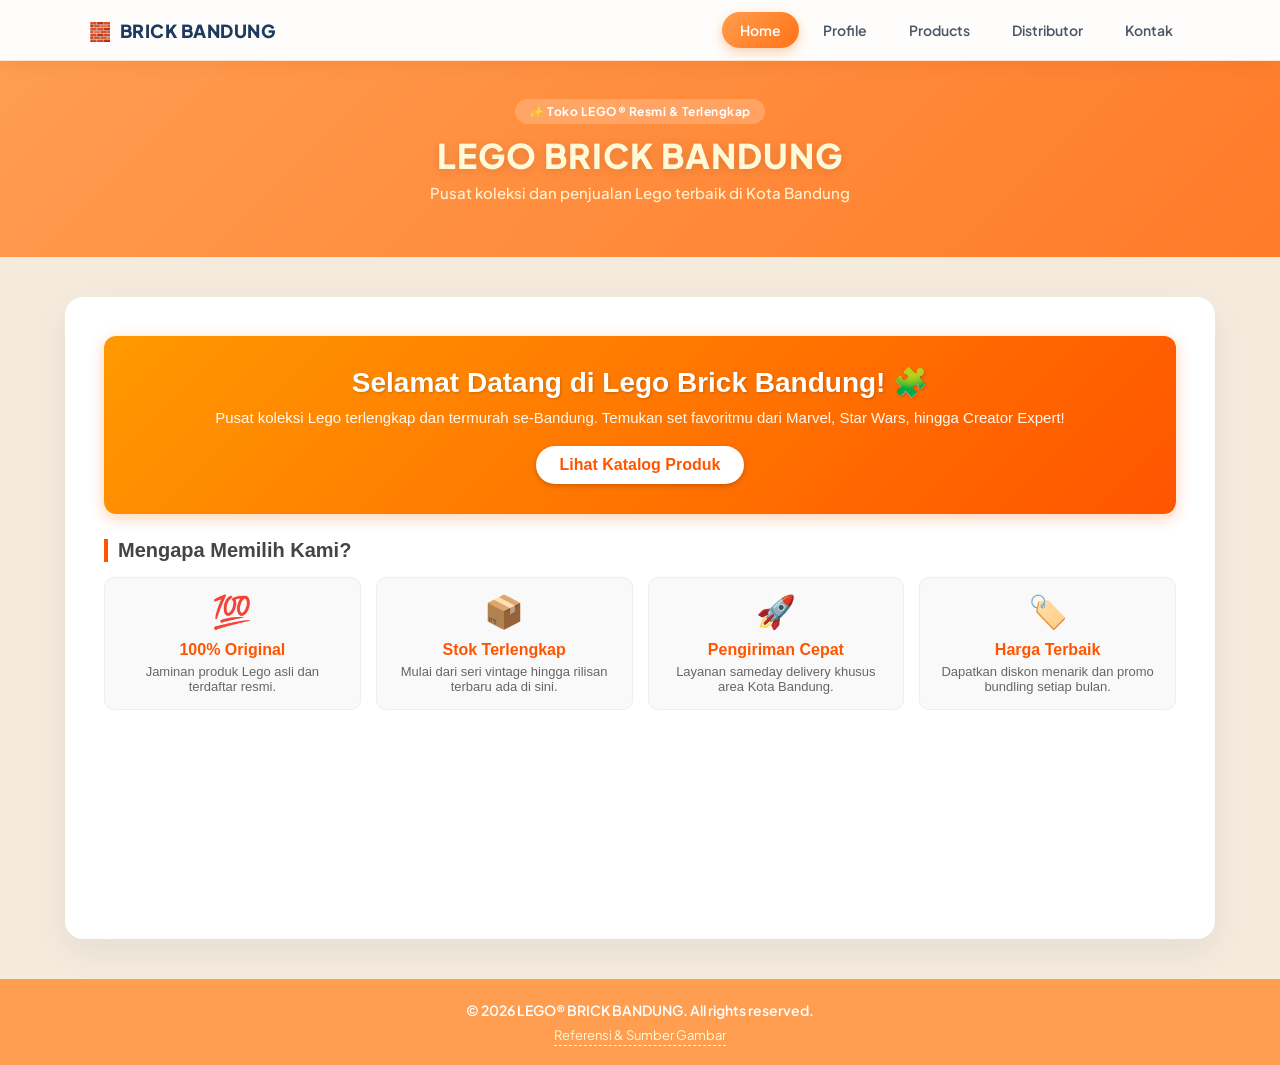
<file: index.html>
<!DOCTYPE html>
<html lang="id">
<head>
	<meta charset="UTF-8">
	<meta name="viewport" content="width=device-width, initial-scale=1.0">
	<title>LEGO BRICK BANDUNG</title>

	<!-- Google Font Modern -->
	<link rel="preconnect" href="https://fonts.googleapis.com">
	<link rel="preconnect" href="https://fonts.gstatic.com" crossorigin>
	<link href="https://fonts.googleapis.com/css2?family=Plus+Jakarta+Sans:wght@400;500;600;700;800&display=swap" rel="stylesheet">

	<!-- Menghubungkan CSS -->
	<link rel="stylesheet" href="style.css">
	<link rel="icon" type="image/png" href="logo.png">
</head>

<body>
	<!-- MENU NAVIGASI PALING ATAS (STICKY) -->
	<nav class="top-navbar">
		<div class="nav-container">
			<a href="home.html" target="konten" class="nav-brand" onclick="setActiveNav(this)">
				🧱 <span>BRICK BANDUNG</span>
			</a>
			
			<div class="nav-links">
				<a href="home.html" target="konten" class="active" onclick="setActiveNav(this)">Home</a>
				<a href="profile.html" target="konten" onclick="setActiveNav(this)">Profile</a>
				<a href="products.html" target="konten" onclick="setActiveNav(this)">Products</a>
				<a href="distributor.html" target="konten" onclick="setActiveNav(this)">Distributor</a>
				<a href="kontak.html" target="konten" onclick="setActiveNav(this)">Kontak</a>
			</div>
		</div>
	</nav>

	<!-- HEADER -->
	<header>
		<div class="header-content">
			<span class="header-badge">✨ Toko LEGO® Resmi & Terlengkap</span>
			<h1>LEGO BRICK BANDUNG</h1>
			<p>Pusat koleksi dan penjualan Lego terbaik di Kota Bandung</p>
		</div>
	</header>

	<!-- KONTEN -->
	<main>
		<div class="iframe-wrapper">
			<iframe
				id="content-frame"
				src="home.html"
				name="konten"
				title="Area Konten"
				onload="frameLoaded()">
			</iframe>
		</div>
	</main>

	<!-- FOOTER -->
	<footer>
		<p>&copy; 2026 LEGO® BRICK BANDUNG. All rights reserved.</p>
		<a href="sumber.html" target="_blank">Referensi & Sumber Gambar</a>
	</footer>

	<!-- SCRIPT UNTUK ANIMASI PINDAH HALAMAN & MENU AKTIF -->
	<script>
		const iframe = document.getElementById('content-frame');

		function setActiveNav(element) {
			// Ubah status active pada tombol menu
			document.querySelectorAll('.nav-links a').forEach(link => {
				link.classList.remove('active');
			});
			if (element) {
				element.classList.add('active');
			}

			// Efek fade-out halus sebelum halaman baru dimuat
			iframe.classList.add('fade-out');
		}

		function frameLoaded() {
			// Efek fade-in halus saat halaman selesai dimuat
			iframe.classList.remove('fade-out');
		}
	</script>
</body>
</html>
</file>
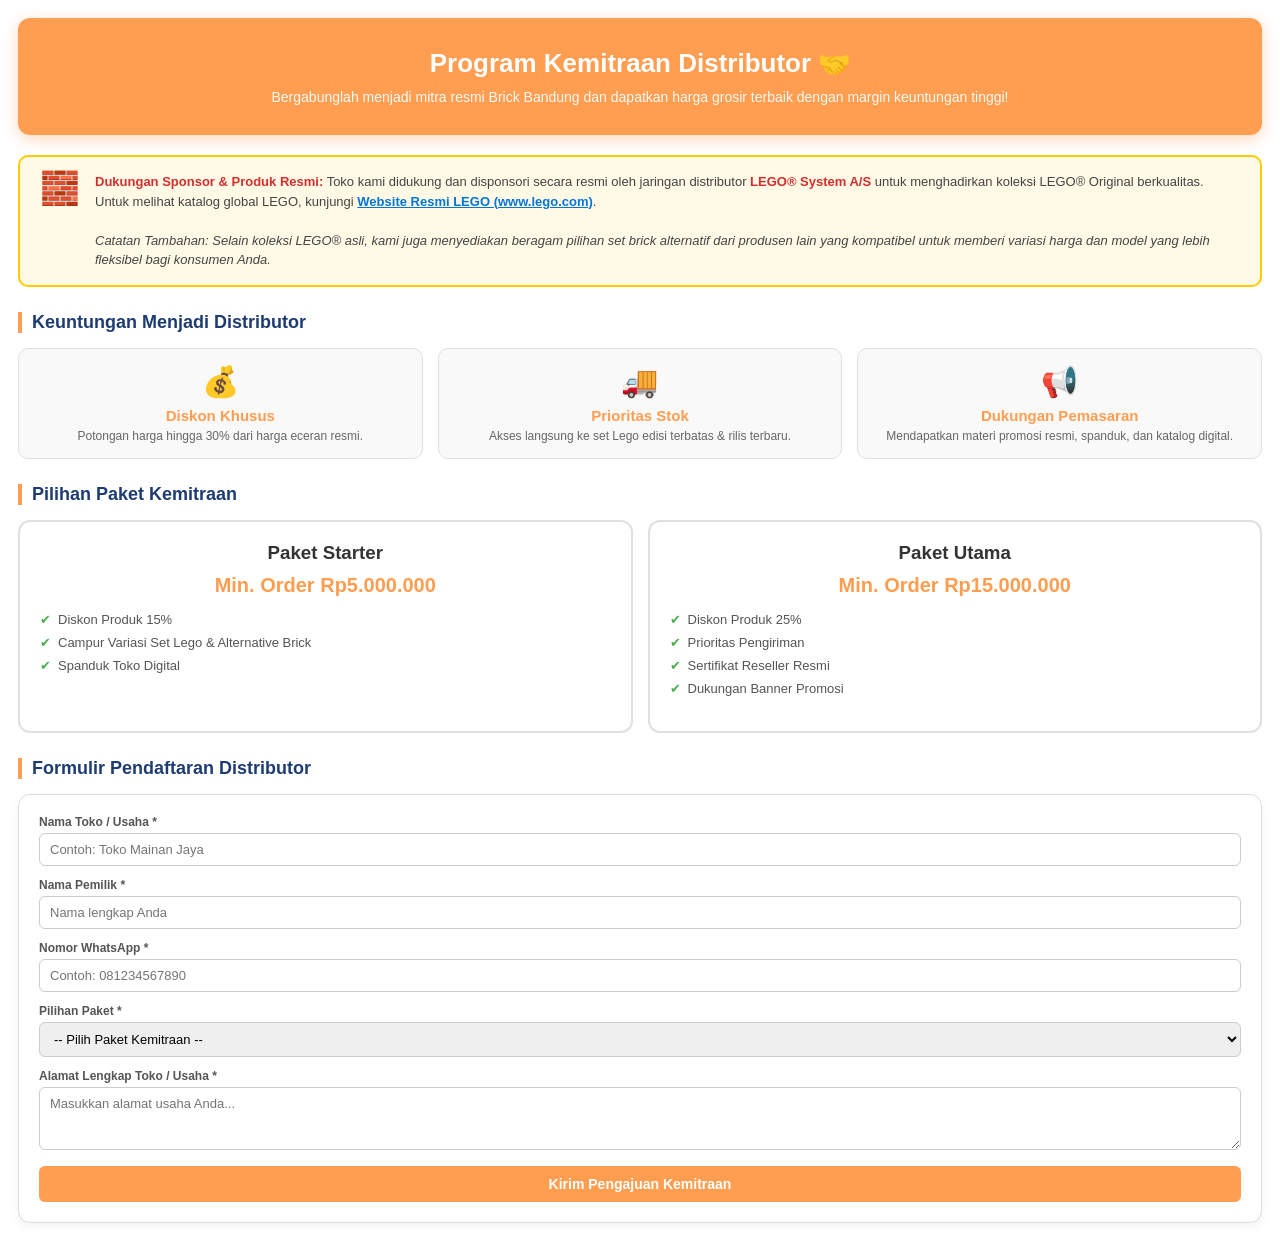
<file: distributor.html>
<!DOCTYPE html>
<html lang="id">
<head>
  <meta charset="UTF-8">
  <meta name="viewport" content="width=device-width, initial-scale=1.0">
  <title>Kemitraan Distributor - LEGO BRICK BANDUNG</title>
  
  <!-- Favicon Logo -->
  <link rel="icon" type="image/png" href="logo.png">
</head>
<body>

<div class="distributor-container">
  <style>
    .distributor-container {
      font-family: 'Segoe UI', Tahoma, Geneva, Verdana, sans-serif;
      color: #333;
      padding: 10px;
    }

    /* Banner Distributor dengan Warna Oranye #FF9D50 */
    .distributor-hero {
      background-color: #FF9D50;
      color: white;
      padding: 30px 20px;
      border-radius: 12px;
      text-align: center;
      box-shadow: 0 4px 15px rgba(255, 157, 80, 0.4);
      margin-bottom: 20px;
    }

    .distributor-hero h1 {
      margin: 0 0 10px 0;
      font-size: 26px;
      font-weight: bold;
    }

    .distributor-hero p {
      margin: 0;
      font-size: 14px;
      opacity: 0.95;
    }

    /* Kotak Informasi Sponsor LEGO & Non-LEGO */
    .official-supply-box {
      background-color: #fff9e6;
      border: 2px solid #ffcc00;
      border-radius: 10px;
      padding: 15px 20px;
      margin-bottom: 25px;
      display: flex;
      align-items: flex-start;
      gap: 15px;
    }

    .official-supply-icon {
      font-size: 32px;
      line-height: 1;
    }

    .official-supply-text {
      font-size: 13px;
      color: #444;
      line-height: 1.5;
    }

    .official-supply-text strong {
      color: #d32f2f;
    }

    .official-lego-link {
      color: #0275d8;
      font-weight: bold;
      text-decoration: underline;
    }

    .official-lego-link:hover {
      color: #014c8c;
    }

    .section-title {
      font-size: 18px;
      font-weight: bold;
      margin: 20px 0 15px 0;
      color: #1e3c72;
      border-left: 4px solid #FF9D50;
      padding-left: 10px;
    }

    /* Grid Keuntungan Distributor */
    .benefits-grid {
      display: grid;
      grid-template-columns: repeat(auto-fit, minmax(200px, 1fr));
      gap: 15px;
      margin-bottom: 25px;
    }

    .benefit-card {
      background: #f9f9f9;
      border: 1px solid #e0e0e0;
      border-radius: 10px;
      padding: 15px;
      text-align: center;
    }

    .benefit-icon {
      font-size: 30px;
      margin-bottom: 8px;
    }

    .benefit-card h3 {
      margin: 5px 0;
      font-size: 15px;
      color: #FF9D50;
    }

    .benefit-card p {
      margin: 0;
      font-size: 12px;
      color: #666;
    }

    /* Paket Grosir */
    .pricing-grid {
      display: grid;
      grid-template-columns: repeat(auto-fit, minmax(220px, 1fr));
      gap: 15px;
      margin-bottom: 25px;
    }

    .pricing-card {
      background: #ffffff;
      border: 2px solid #e0e0e0;
      border-radius: 12px;
      padding: 20px;
      text-align: center;
      transition: transform 0.2s, border-color 0.3s;
    }

    /* Animation Keyframes Efek Berkedut (Shake/Twitch) */
    @keyframes kedut {
      0% { transform: rotate(0deg) scale(1.02); }
      20% { transform: rotate(-1.5deg) scale(1.02); }
      40% { transform: rotate(1.5deg) scale(1.02); }
      60% { transform: rotate(-1deg) scale(1.02); }
      80% { transform: rotate(1deg) scale(1.02); }
      100% { transform: rotate(0deg) scale(1.02); }
    }

    /* Efek saat Cursor Diarahin (Hover) */
    .pricing-card:hover {
      border-color: #FF9D50;
      animation: kedut 0.35s ease-in-out infinite alternate;
      box-shadow: 0 8px 20px rgba(255, 157, 80, 0.3);
    }

    .pricing-card h3 {
      margin: 0 0 10px 0;
      color: #333;
    }

    .pricing-card .price {
      font-size: 20px;
      font-weight: bold;
      color: #FF9D50;
      margin-bottom: 15px;
    }

    .pricing-card ul {
      list-style: none;
      padding: 0;
      margin: 0 0 15px 0;
      font-size: 13px;
      color: #555;
      text-align: left;
    }

    .pricing-card ul li {
      margin-bottom: 8px;
      padding-left: 18px;
      position: relative;
    }

    .pricing-card ul li::before {
      content: "✔";
      position: absolute;
      left: 0;
      color: #4caf50;
    }

    /* Form Pendaftaran Distributor */
    .form-box {
      background: #ffffff;
      border: 1px solid #ddd;
      border-radius: 12px;
      padding: 20px;
      box-shadow: 0 4px 10px rgba(0,0,0,0.05);
    }

    .form-group {
      margin-bottom: 12px;
      text-align: left;
    }

    .form-group label {
      display: block;
      font-size: 12px;
      font-weight: 600;
      color: #555;
      margin-bottom: 4px;
    }

    .form-group input,
    .form-group select,
    .form-group textarea {
      width: 100%;
      padding: 8px 10px;
      border: 1px solid #ccc;
      border-radius: 6px;
      font-size: 13px;
      box-sizing: border-box;
      font-family: inherit;
    }

    .btn-submit {
      width: 100%;
      background-color: #FF9D50;
      color: white;
      border: none;
      padding: 10px;
      border-radius: 6px;
      font-weight: bold;
      font-size: 14px;
      cursor: pointer;
      transition: background 0.2s;
    }

    .btn-submit:hover {
      background-color: #e5853c;
    }
  </style>

  <!-- Banner Utama Distributor -->
  <div class="distributor-hero">
    <h1>Program Kemitraan Distributor 🤝</h1>
    <p>Bergabunglah menjadi mitra resmi Brick Bandung dan dapatkan harga grosir terbaik dengan margin keuntungan tinggi!</p>
  </div>

  <!-- Keterangan Sponsor LEGO & Variasi Brick -->
  <div class="official-supply-box">
    <div class="official-supply-icon">🧱</div>
    <div class="official-supply-text">
      <strong>Dukungan Sponsor & Produk Resmi:</strong> Toko kami didukung dan disponsori secara resmi oleh jaringan distributor <strong>LEGO® System A/S</strong> untuk menghadirkan koleksi LEGO® Original berkualitas. Untuk melihat katalog global LEGO, kunjungi <a href="https://www.lego.com" target="_blank" class="official-lego-link">Website Resmi LEGO (www.lego.com)</a>.<br><br>
      <em>Catatan Tambahan: Selain koleksi LEGO® asli, kami juga menyediakan beragam pilihan set brick alternatif dari produsen lain yang kompatibel untuk memberi variasi harga dan model yang lebih fleksibel bagi konsumen Anda.</em>
    </div>
  </div>

  <!-- Keuntungan -->
  <div class="section-title">Keuntungan Menjadi Distributor</div>
  <div class="benefits-grid">
    <div class="benefit-card">
      <div class="benefit-icon">💰</div>
      <h3>Diskon Khusus</h3>
      <p>Potongan harga hingga 30% dari harga eceran resmi.</p>
    </div>
    <div class="benefit-card">
      <div class="benefit-icon">🚚</div>
      <h3>Prioritas Stok</h3>
      <p>Akses langsung ke set Lego edisi terbatas & rilis terbaru.</p>
    </div>
    <div class="benefit-card">
      <div class="benefit-icon">📢</div>
      <h3>Dukungan Pemasaran</h3>
      <p>Mendapatkan materi promosi resmi, spanduk, dan katalog digital.</p>
    </div>
  </div>

  <!-- Pilihan Paket Reseller/Distributor -->
  <div class="section-title">Pilihan Paket Kemitraan</div>
  <div class="pricing-grid">
    <div class="pricing-card">
      <h3>Paket Starter</h3>
      <div class="price">Min. Order Rp5.000.000</div>
      <ul>
        <li>Diskon Produk 15%</li>
        <li>Campur Variasi Set Lego & Alternative Brick</li>
        <li>Spanduk Toko Digital</li>
      </ul>
    </div>
    <div class="pricing-card">
      <h3>Paket Utama</h3>
      <div class="price">Min. Order Rp15.000.000</div>
      <ul>
        <li>Diskon Produk 25%</li>
        <li>Prioritas Pengiriman</li>
        <li>Sertifikat Reseller Resmi</li>
        <li>Dukungan Banner Promosi</li>
      </ul>
    </div>
  </div>

  <!-- Form Pendaftaran -->
  <div class="section-title">Formulir Pendaftaran Distributor</div>
  <div class="form-box">
    <form onsubmit="submitDistributor(event)">
      <div class="form-group">
        <label for="nama-toko">Nama Toko / Usaha *</label>
        <input type="text" id="nama-toko" placeholder="Contoh: Toko Mainan Jaya" required>
      </div>

      <div class="form-group">
        <label for="nama-pemilik">Nama Pemilik *</label>
        <input type="text" id="nama-pemilik" placeholder="Nama lengkap Anda" required>
      </div>

      <div class="form-group">
        <label for="nomor-hp">Nomor WhatsApp *</label>
        <input type="tel" id="nomor-hp" placeholder="Contoh: 081234567890" required>
      </div>

      <div class="form-group">
        <label for="paket-mitra">Pilihan Paket *</label>
        <select id="paket-mitra" required>
          <option value="" disabled selected>-- Pilih Paket Kemitraan --</option>
          <option value="Starter">Paket Starter (Min. Rp5 Juta)</option>
          <option value="Utama">Paket Utama (Min. Rp15 Juta)</option>
        </select>
      </div>

      <div class="form-group">
        <label for="alamat-toko">Alamat Lengkap Toko / Usaha *</label>
        <textarea id="alamat-toko" rows="3" placeholder="Masukkan alamat usaha Anda..." required></textarea>
      </div>

      <button type="submit" class="btn-submit">Kirim Pengajuan Kemitraan</button>
    </form>
  </div>

  <script>
    function submitDistributor(event) {
      event.preventDefault();
      const toko = document.getElementById('nama-toko').value;
      const pemilik = document.getElementById('nama-pemilik').value;
      const paket = document.getElementById('paket-mitra').value;

      alert(`✅ Pengajuan Kemitraan Terkirim!\n\nNama Toko: ${toko}\nPemilik: ${pemilik}\nPaket: ${paket}\n\nTim kami akan menghubungi Anda via WhatsApp dalam 1x24 jam.`);
      event.target.reset();
    }
  </script>
</div>

</body>
</html>
</file>
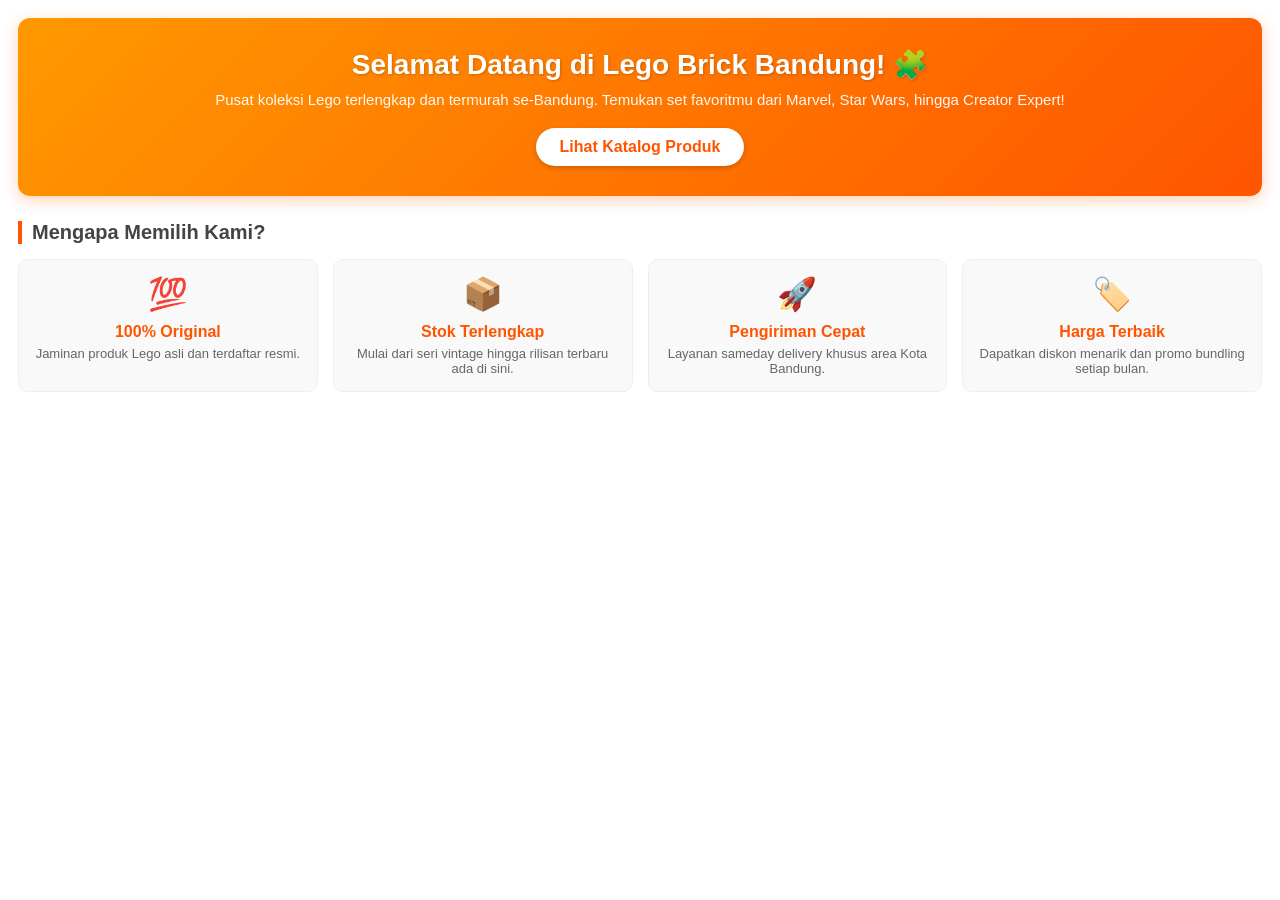
<file: home.html>
<!DOCTYPE html>
<html lang="id">
<head>
  <meta charset="UTF-8">
  <meta name="viewport" content="width=device-width, initial-scale=1.0">
  <title>Profil - Lego Brick Bandung</title>
</head>
<body>

<div class="home-container">
  <style>
    .home-container {
      font-family: 'Segoe UI', Tahoma, Geneva, Verdana, sans-serif;
      color: #333;
      padding: 10px;
    }
    
    .hero-banner {
      background: linear-gradient(135deg, #ff9900, #ff5500);
      color: white;
      padding: 30px 20px;
      border-radius: 12px;
      text-align: center;
      box-shadow: 0 4px 15px rgba(255, 102, 0, 0.3);
      margin-bottom: 25px;
    }
    
    .hero-banner h1 {
      margin: 0 0 10px 0;
      font-size: 28px;
      font-weight: bold;
      text-shadow: 1px 1px 3px rgba(0,0,0,0.2);
    }
    
    .hero-banner p {
      margin: 0 0 20px 0;
      font-size: 15px;
      opacity: 0.95;
    }
    
    .btn-cta {
      background-color: #fff;
      color: #ff5500;
      padding: 10px 24px;
      border-radius: 25px;
      text-decoration: none;
      font-weight: bold;
      display: inline-block;
      transition: all 0.3s ease;
      box-shadow: 0 2px 5px rgba(0,0,0,0.2);
    }
    
    .btn-cta:hover {
      background-color: #ffe8cc;
      transform: translateY(-2px);
    }
    
    .section-title {
      font-size: 20px;
      font-weight: bold;
      margin-bottom: 15px;
      color: #444;
      border-left: 4px solid #ff5500;
      padding-left: 10px;
    }
    
    .features-grid {
      display: grid;
      grid-template-columns: repeat(auto-fit, minmax(200px, 1fr));
      gap: 15px;
      margin-bottom: 25px;
    }
    
    .feature-card {
      background: #f9f9f9;
      border: 1px solid #eee;
      border-radius: 10px;
      padding: 15px;
      text-align: center;
      transition: transform 0.2s, box-shadow 0.2s;
    }
    
    .feature-card:hover {
      transform: translateY(-5px);
      box-shadow: 0 5px 15px rgba(0,0,0,0.1);
      background: #fff;
    }
    
    .feature-icon {
      font-size: 32px;
      margin-bottom: 10px;
    }
    
    .feature-card h3 {
      margin: 5px 0;
      font-size: 16px;
      color: #ff5500;
    }
    
    .feature-card p {
      margin: 0;
      font-size: 13px;
      color: #666;
    }
  </style>

  <!-- Banner Utama -->
  <div class="hero-banner">
    <h1>Selamat Datang di Lego Brick Bandung! 🧩</h1>
    <p>Pusat koleksi Lego terlengkap dan termurah se-Bandung. Temukan set favoritmu dari Marvel, Star Wars, hingga Creator Expert!</p>
    <!-- Link langsung berpindah ke halaman products.html -->
    <a href="products.html" class="btn-cta">Lihat Katalog Produk</a>
  </div>

  <!-- Keunggulan Toko -->
  <div class="section-title">Mengapa Memilih Kami?</div>
  <div class="features-grid">
    <div class="feature-card">
      <div class="feature-icon">💯</div>
      <h3>100% Original</h3>
      <p>Jaminan produk Lego asli dan terdaftar resmi.</p>
    </div>
    <div class="feature-card">
      <div class="feature-icon">📦</div>
      <h3>Stok Terlengkap</h3>
      <p>Mulai dari seri vintage hingga rilisan terbaru ada di sini.</p>
    </div>
    <div class="feature-card">
      <div class="feature-icon">🚀</div>
      <h3>Pengiriman Cepat</h3>
      <p>Layanan sameday delivery khusus area Kota Bandung.</p>
    </div>
    <div class="feature-card">
      <div class="feature-icon">🏷️</div>
      <h3>Harga Terbaik</h3>
      <p>Dapatkan diskon menarik dan promo bundling setiap bulan.</p>
    </div>
  </div>
</div>

</body>
</html>
</file>
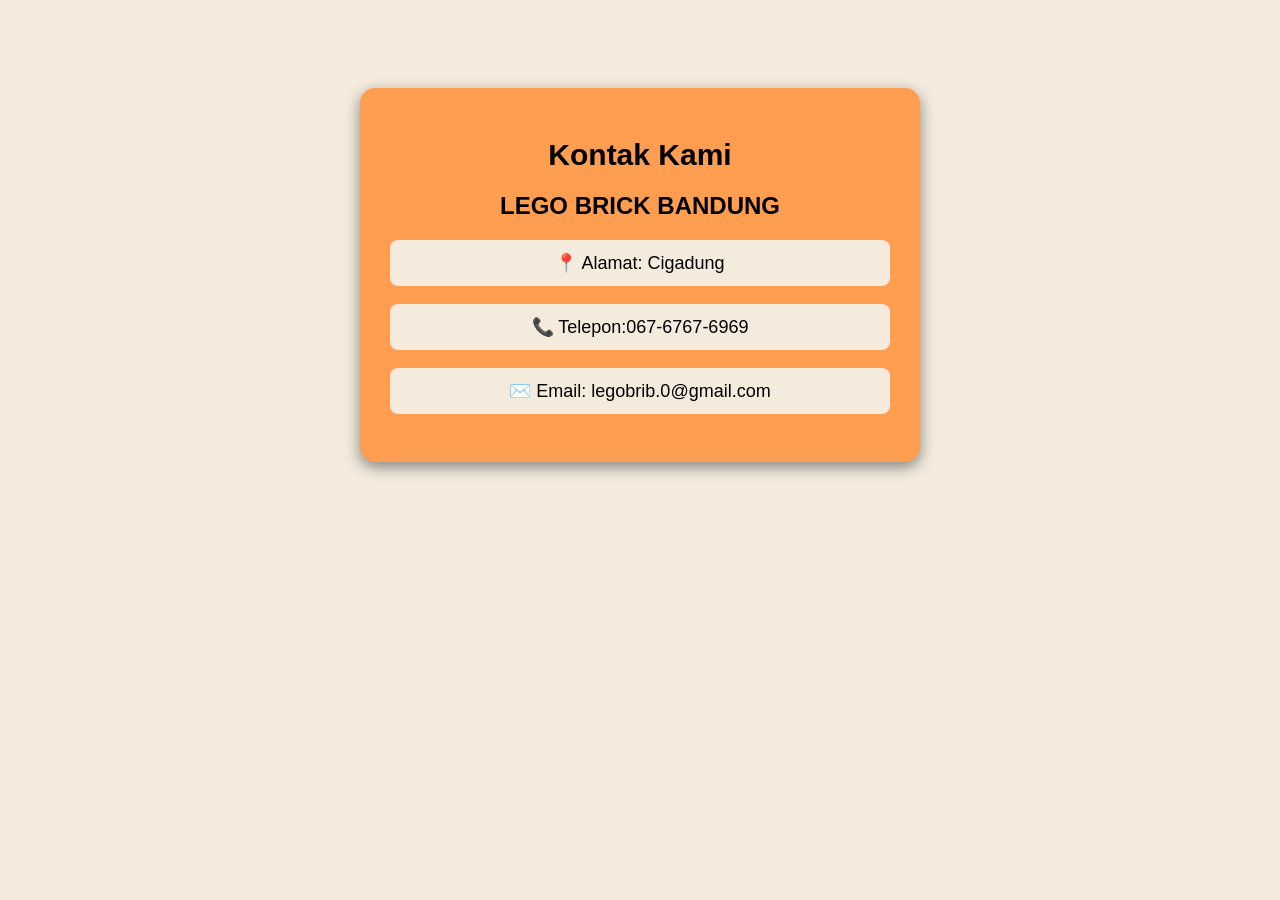
<file: kontak.html>
<html>

<head>

<meta charset="UTF-8">

<title>Kontak</title>

<style>

body {
    background-color: #F5EBDD;
    font-family: Arial, sans-serif;
    text-align: center;
    padding-top: 80px;
}

.kotak {
    background-color: #FF9D50;
    width: 500px;
    margin: auto;
    padding: 30px;
    border-radius: 15px;
    box-shadow: 0px 5px 15px gray;
}

h1 {
    color: white;
}

p {
    color: black;
    font-size: 18px;
    background-color: #F5EBDD;
    padding: 12px;
    border-radius: 8px;
}

.judul {
    color: black;
    font-size: 30px;
}

</style>

</head>

<body>

<div class="kotak">

<h1 class="judul">Kontak Kami</h1>

<h2>LEGO BRICK BANDUNG</h2>

<p>📍 Alamat: Cigadung</p>

<p>📞 Telepon:067-6767-6969</p>

<p>✉️ Email: legobrib.0@gmail.com</p>

</div>

</body>

</html>
</file>
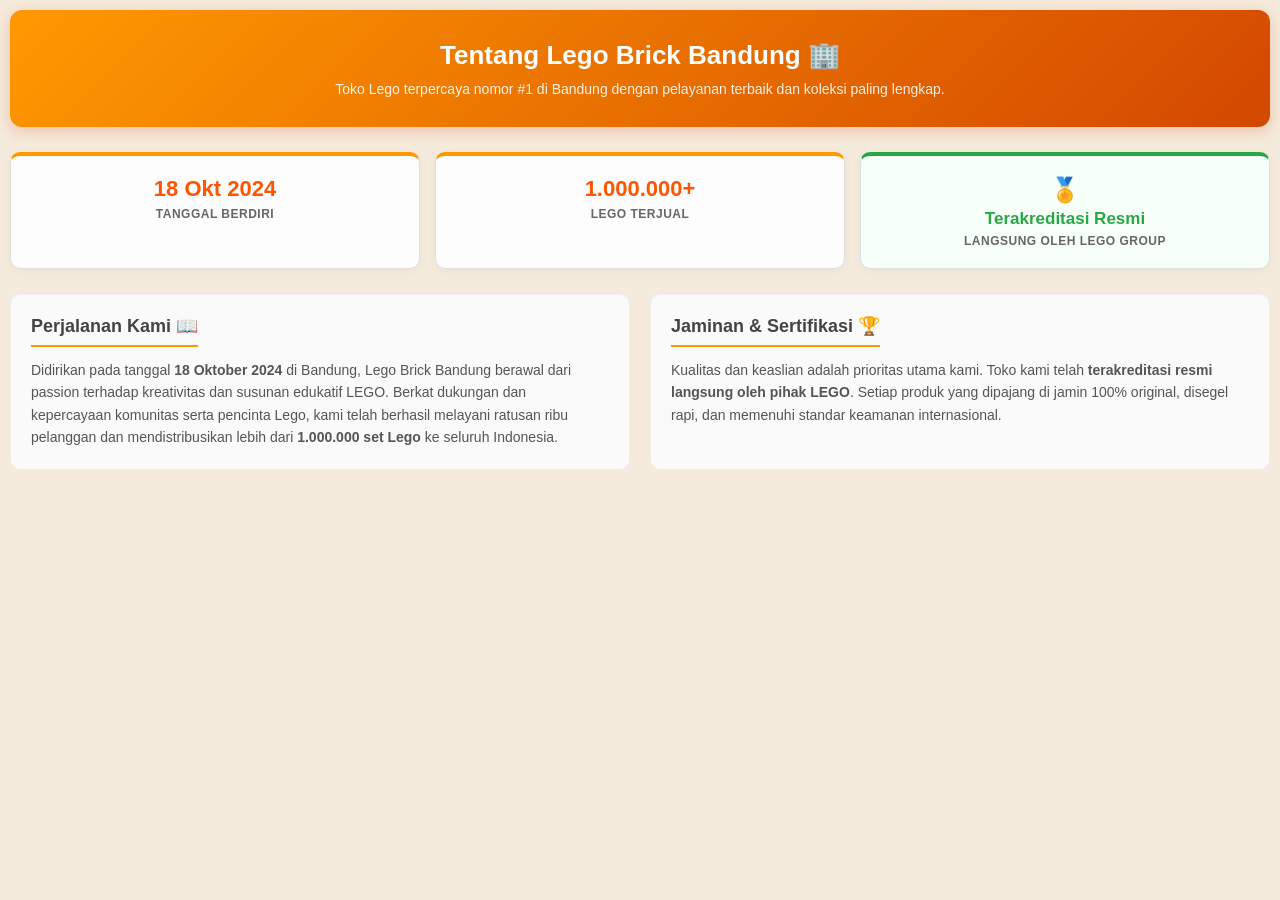
<file: profile.html>
<html>
<head>
	<title> profile </title>
  <link rel="stylesheet" href="style.css">
</head>


<body>
<div class="profile-container">
  <!-- Banner Profile Header -->
  <div class="profile-header">
    <h1>Tentang Lego Brick Bandung 🏢</h1>
    <p>Toko Lego terpercaya nomor #1 di Bandung dengan pelayanan terbaik dan koleksi paling lengkap.</p>
  </div>

  <!-- Statistik Utama (Counter Cards) -->
  <div class="stats-grid">
    <div class="stat-card">
      <div class="stat-number">18 Okt 2024</div>
      <div class="stat-label">Tanggal Berdiri</div>
    </div>
    <div class="stat-card">
      <div class="stat-number">1.000.000+</div>
      <div class="stat-label">Lego Terjual</div>
    </div>
    <div class="stat-card highlight">
      <div class="stat-icon">🏅</div>
      <div class="stat-number text-small">Terakreditasi Resmi</div>
      <div class="stat-label">Langsung oleh LEGO Group</div>
    </div>
  </div>

  <!-- Cerita Singkat & Visi Misi -->
  <div class="profile-details">
    <div class="detail-box">
      <h2>Perjalanan Kami 📖</h2>
      <p>
        Didirikan pada tanggal <strong>18 Oktober 2024</strong> di Bandung, Lego Brick Bandung berawal dari passion terhadap kreativitas dan susunan edukatif LEGO. Berkat dukungan dan kepercayaan komunitas serta pencinta Lego, kami telah berhasil melayani ratusan ribu pelanggan dan mendistribusikan lebih dari <strong>1.000.000 set Lego</strong> ke seluruh Indonesia.
      </p>
    </div>

    <div class="detail-box">
      <h2>Jaminan & Sertifikasi 🏆</h2>
      <p>
        Kualitas dan keaslian adalah prioritas utama kami. Toko kami telah <strong>terakreditasi resmi langsung oleh pihak LEGO</strong>. Setiap produk yang dipajang di jamin 100% original, disegel rapi, dan memenuhi standar keamanan internasional.
      </p>
    </div>
  </div>
</div>
</body>
</html>
</file>
<file: style.css>
/* =========================
   RESET & BASE
   ========================= */
* {
    margin: 0;
    padding: 0;
    box-sizing: border-box;
}

html {
    scroll-behavior: smooth;
}

body {
    font-family: 'Plus Jakarta Sans', 'Segoe UI', Arial, sans-serif;
    background-color: #F5EBDD;
    color: #2d3436;
    min-height: 100vh;
    display: flex;
    flex-direction: column;
}

/* =========================
   MENU NAVIGASI (PALING ATAS)
   ========================= */
.top-navbar {
    position: sticky;
    top: 0;
    z-index: 1000;
    background: rgba(255, 255, 255, 0.88);
    backdrop-filter: blur(12px);
    -webkit-backdrop-filter: blur(12px);
    border-bottom: 1px solid rgba(255, 157, 80, 0.25);
    box-shadow: 0 4px 20px rgba(0, 0, 0, 0.05);
}

.nav-container {
    max-width: 1150px;
    margin: 0 auto;
    padding: 12px 24px;
    display: flex;
    justify-content: space-between;
    align-items: center;
    flex-wrap: wrap;
    gap: 12px;
}

.nav-brand {
    text-decoration: none;
    font-weight: 800;
    font-size: 18px;
    color: #1e3a5f;
    display: flex;
    align-items: center;
    gap: 8px;
    letter-spacing: 0.5px;
    transition: transform 0.2s ease;
}

.nav-brand:hover {
    transform: scale(1.02);
}

.nav-links {
    display: flex;
    align-items: center;
    gap: 6px;
    flex-wrap: wrap;
}

.nav-links a {
    color: #4a5568;
    text-decoration: none;
    font-weight: 600;
    font-size: 14px;
    padding: 9px 18px;
    border-radius: 50px;
    transition: all 0.3s cubic-bezier(0.25, 0.8, 0.25, 1);
}

.nav-links a:hover {
    background-color: rgba(255, 157, 80, 0.18);
    color: #e66b19;
    transform: translateY(-1px);
}

.nav-links a.active {
    background: linear-gradient(135deg, #FF9D50, #ff7315);
    color: #ffffff;
    box-shadow: 0 4px 12px rgba(255, 115, 21, 0.35);
}

/* =========================
   HEADER
   ========================= */
header {
    background: linear-gradient(135deg, #FF9D50 0%, #ff7b29 100%);
    color: #FFF9D8;
    text-align: center;
    padding: 38px 20px 55px 20px;
    position: relative;
    overflow: hidden;
}

.header-content {
    max-width: 800px;
    margin: 0 auto;
}

.header-badge {
    display: inline-block;
    background: rgba(255, 255, 255, 0.2);
    color: #ffffff;
    font-size: 12px;
    font-weight: 700;
    padding: 5px 14px;
    border-radius: 50px;
    margin-bottom: 10px;
    letter-spacing: 0.5px;
}

header h1 {
    margin-bottom: 6px;
    font-size: 34px;
    font-weight: 800;
    letter-spacing: 1px;
    text-shadow: 0 2px 10px rgba(0, 0, 0, 0.12);
}

header p {
    font-size: 15px;
    opacity: 0.95;
    font-weight: 500;
}

/* =========================
   AREA KONTEN & IFRAME
   ========================= */
main {
    width: 92%;
    max-width: 1150px;
    margin: 40px auto 40px auto; /* Jarak atas dan bawah dari header/footer dibuat lebih lega & rapi */
    background-color: #ffffff;
    padding: 20px;
    border-radius: 18px;
    box-shadow: 0 12px 35px rgba(30, 58, 95, 0.08);
    border: 1px solid rgba(255, 255, 255, 0.8);
    flex-grow: 1;
    z-index: 10;
}

.iframe-wrapper {
    width: 100%;
    border-radius: 12px;
    overflow: hidden;
    background-color: #ffffff;
}

iframe {
    width: 100%;
    height: 600px;
    border: none;
    display: block;
    background-color: #ffffff;
    opacity: 1;
    transform: translateY(0);
    transition: opacity 0.28s ease, transform 0.28s ease;
}

iframe.fade-out {
    opacity: 0;
    transform: translateY(8px);
}

/* =========================
   FOOTER
   ========================= */
footer {
    background-color: #FF9D50;
    color: #ffffff;
    text-align: center;
    padding: 22px 15px;
    margin-top: auto;
    font-size: 14px;
}

footer p {
    margin-bottom: 6px;
    font-weight: 600;
}

footer a {
    color: #FFF9D8;
    text-decoration: none;
    font-size: 13px;
    border-bottom: 1px dashed #FFF9D8;
    padding-bottom: 2px;
    transition: opacity 0.2s;
}

footer a:hover {
    opacity: 0.8;
}

/* =========================
   RESPONSIVE
   ========================= */
@media screen and (max-width: 768px) {
    .nav-container {
        justify-content: center;
        padding: 10px 15px;
    }

    .nav-links {
        justify-content: center;
    }

    .nav-links a {
        padding: 7px 13px;
        font-size: 13px;
    }

    header {
        padding: 28px 15px 45px 15px;
    }

    header h1 {
        font-size: 24px;
    }

    main {
        width: 95%;
        padding: 10px;
        margin: 25px auto;
    }

    iframe {
        height: 520px;
    }
}

/* =========================
   STYLING HALAMAN PROFILE
   ========================= */
.profile-container {
  font-family: 'Plus Jakarta Sans', 'Segoe UI', Tahoma, Geneva, Verdana, sans-serif;
  color: #333;
  padding: 10px;
}

.profile-header {
  background: linear-gradient(135deg, #ff9900, #d34800);
  color: white;
  padding: 30px 20px;
  border-radius: 12px;
  text-align: center;
  margin-bottom: 25px;
  box-shadow: 0 4px 15px rgba(211, 72, 0, 0.25);
}

.profile-header h1 {
  margin: 0 0 10px 0;
  font-size: 26px;
  font-weight: bold;
}

.profile-header p {
  margin: 0;
  font-size: 14px;
  opacity: 0.9;
}

.stats-grid {
  display: grid;
  grid-template-columns: repeat(auto-fit, minmax(180px, 1fr));
  gap: 15px;
  margin-bottom: 25px;
}

.stat-card {
  background: #fdfdfd;
  border: 1px solid #e0e0e0;
  border-top: 4px solid #ff9900;
  border-radius: 10px;
  padding: 20px 15px;
  text-align: center;
  box-shadow: 0 2px 8px rgba(0, 0, 0, 0.05);
  transition: transform 0.2s;
}

.stat-card:hover {
  transform: translateY(-3px);
}

.stat-card.highlight {
  border-top-color: #28a745;
  background: #f6fff8;
}

.stat-icon {
  font-size: 24px;
  margin-bottom: 5px;
}

.stat-number {
  font-size: 22px;
  font-weight: bold;
  color: #ff5500;
  margin-bottom: 5px;
}

.stat-number.text-small {
  font-size: 17px;
  color: #28a745;
}

.stat-label {
  font-size: 12px;
  color: #666;
  text-transform: uppercase;
  letter-spacing: 0.5px;
  font-weight: 600;
}

.profile-details {
  display: grid;
  grid-template-columns: repeat(auto-fit, minmax(280px, 1fr));
  gap: 20px;
}

.detail-box {
  background: #fafafa;
  border: 1px solid #eee;
  border-radius: 10px;
  padding: 20px;
}

.detail-box h2 {
  font-size: 18px;
  color: #444;
  margin-top: 0;
  margin-bottom: 12px;
  border-bottom: 2px solid #ff9900;
  padding-bottom: 8px;
  display: inline-block;
}

.detail-box p {
  font-size: 14px;
  line-height: 1.6;
  color: #555;
  margin: 0;
}
</file>
